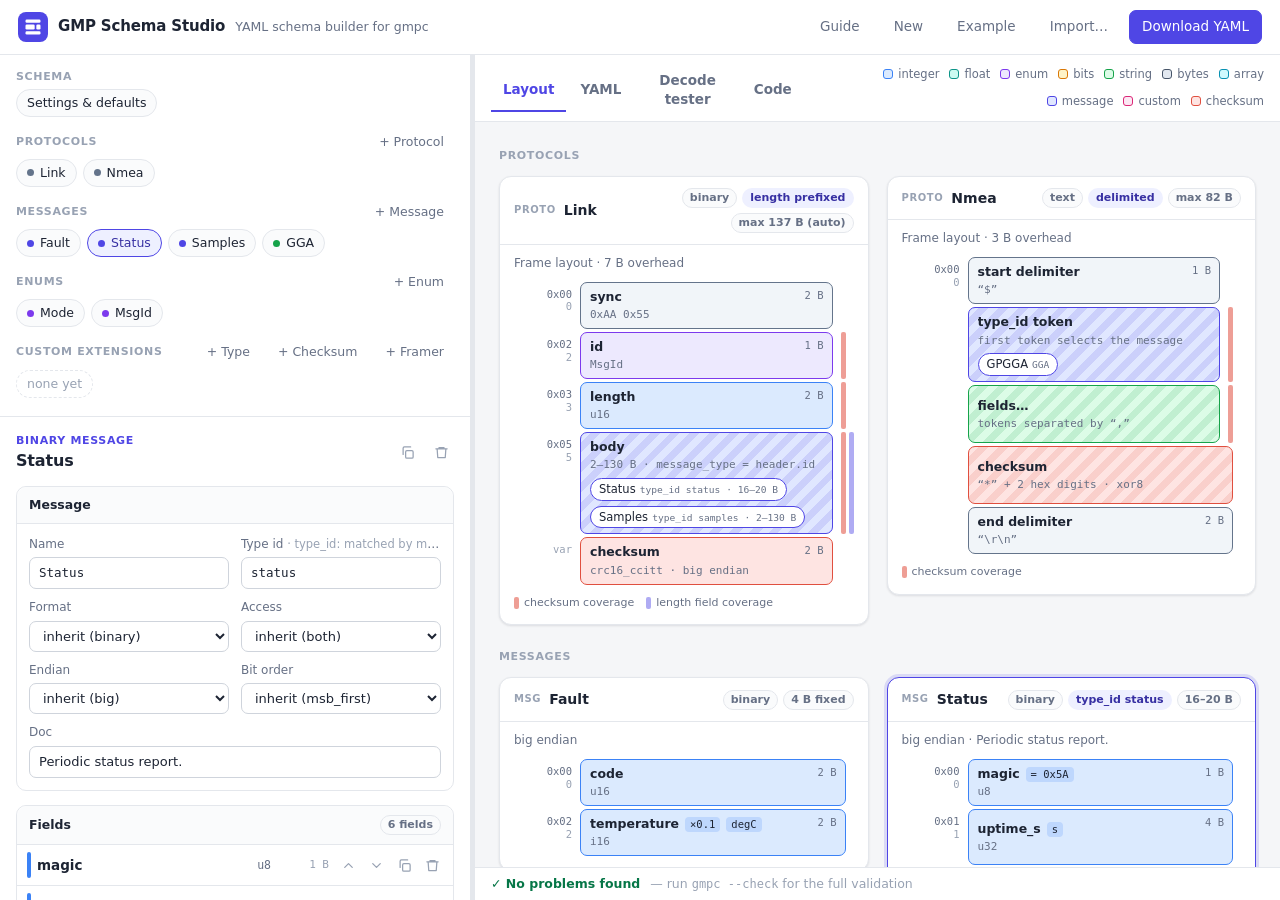
<file: tools/schema-studio/index.html>
<!doctype html>
<html lang="en">
<head>
  <meta charset="utf-8">
  <meta name="viewport" content="width=device-width, initial-scale=1">
  <title>GMP Schema Studio</title>
  <link rel="stylesheet" href="styles.css">
</head>
<body>
  <header class="topbar">
    <div class="brand">
      <span class="logo" aria-hidden="true">
        <svg viewBox="0 0 24 24" width="20" height="20"><rect x="3" y="3" width="18" height="4" rx="1.5"/><rect x="3" y="9" width="11" height="6" rx="1.5"/><rect x="16" y="9" width="5" height="6" rx="1.5"/><rect x="3" y="17" width="18" height="4" rx="1.5"/></svg>
      </span>
      <span class="brand-name">GMP Schema Studio</span>
      <span class="brand-sub">YAML schema builder for gmpc</span>
    </div>
    <div class="topbar-actions">
      <a class="btn ghost" href="guide.html" title="A visual guide to every GMP feature, with live decoded examples">Guide</a>
      <button class="btn ghost" data-action="newSchema" title="Start an empty schema">New</button>
      <button class="btn ghost" data-action="loadExample" title="Load an example schema">Example</button>
      <button class="btn ghost" data-action="importYaml" title="Import an existing .yaml schema">Import…</button>
      <button class="btn primary" data-action="downloadYaml" title="Download the YAML file">Download YAML</button>
      <input type="file" id="import-file" accept=".yaml,.yml,text/yaml" hidden>
    </div>
  </header>

  <main class="workspace">
    <section class="pane left" id="left-pane" aria-label="Schema options"></section>
    <div class="splitter" id="splitter" role="separator" aria-orientation="vertical" title="Drag to resize"></div>
    <section class="pane right" aria-label="Preview">
      <nav class="tabs" role="tablist">
        <button class="tab active" data-tab="layout" role="tab">Layout</button>
        <button class="tab" data-tab="yaml" role="tab">YAML</button>
        <button class="tab" data-tab="decode" role="tab">Decode tester</button>
        <button class="tab" data-tab="code" role="tab" title="The code gmpc generates for this schema (C++, C, JavaScript)">Code</button>
        <div class="tabs-spacer"></div>
        <div class="legend" id="legend"></div>
      </nav>
      <div class="tab-body" id="tab-layout"></div>
      <div class="tab-body hidden" id="tab-yaml"></div>
      <div class="tab-body hidden" id="tab-decode"></div>
      <div class="tab-body hidden" id="tab-code"></div>
      <footer class="issues" id="issues"></footer>
    </section>
  </main>

  <div class="toast" id="toast" role="status" aria-live="polite"></div>

  <script src="js/state.js"></script>
  <script src="js/layout.js"></script>
  <script src="js/validate.js"></script>
  <script src="js/yaml.js"></script>
  <script src="js/tips.js"></script>
  <script src="js/editor.js"></script>
  <script src="js/viz.js"></script>
  <script src="../../runtime-js/gmsg.js"></script>
  <script src="js/decoder.js"></script>
  <script src="gmpc/gmpc-info.js" onerror="void 0"></script>
  <script src="js/exact.js"></script>
  <script src="js/print.js"></script>
  <script src="js/decode-view.js"></script>
  <script src="js/app.js"></script>
</body>
</html>
</file>
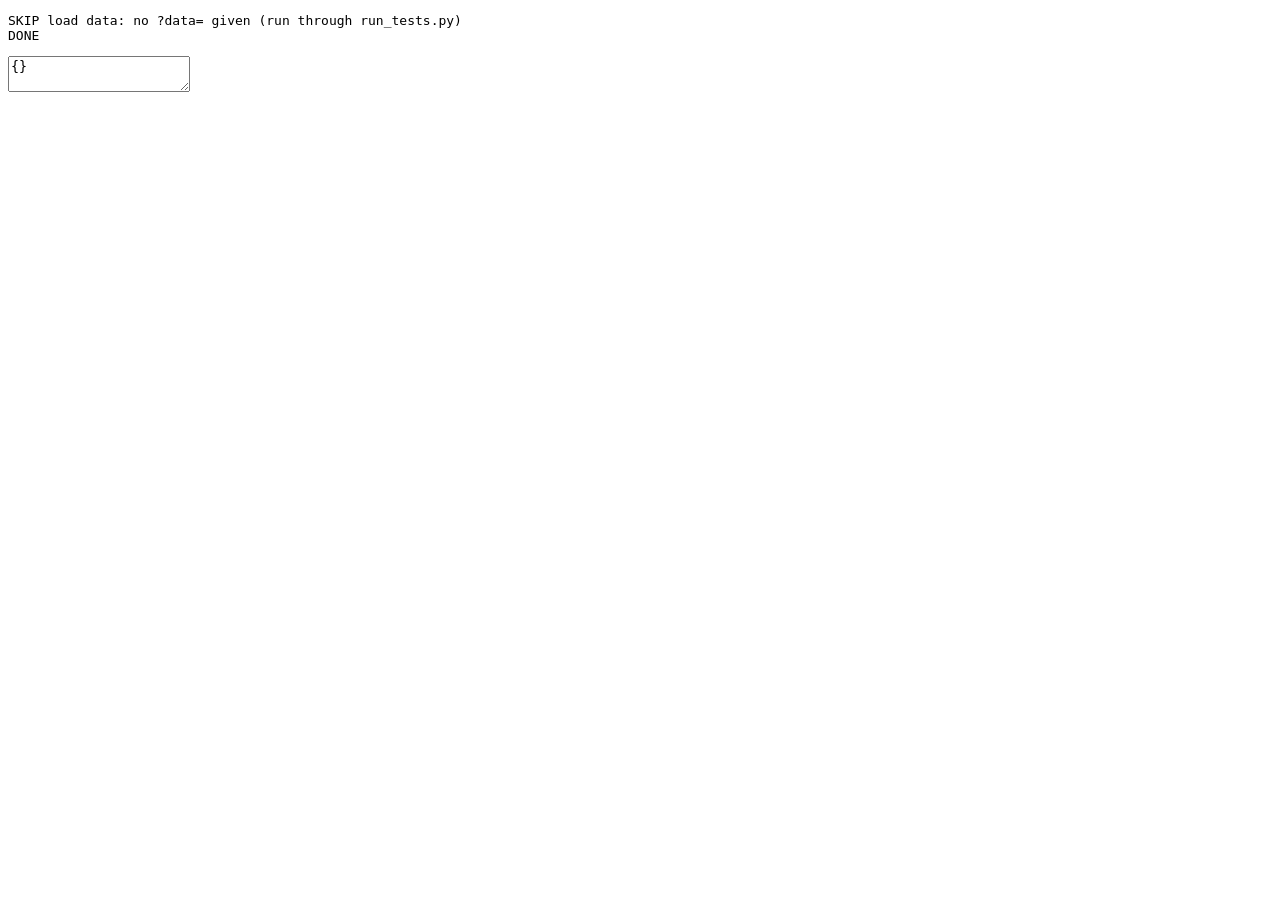
<file: tools/schema-studio/tests/crosscheck.html>
<!doctype html>
<html><head><meta charset="utf-8"><title>Studio cross-check against C++</title></head>
<body>
<pre id="result">running</pre>
<textarea id="output"></textarea>
<script src="lib.js"></script>
<script src="../js/state.js"></script>
<script src="../js/layout.js"></script>
<script src="../js/validate.js"></script>
<script src="../js/yaml.js"></script>
<script src="../../../runtime-js/gmsg.js"></script>
<script src="../js/decoder.js"></script>
<script src="../js/print.js"></script>
<script src="../gmpc/gmpc-info.js"></script>
<script src="../js/exact.js"></script>
<script>
// Data written by run_tests.py (loaded from ?data=<file URL>):
//   schemas:   { name: yaml }               schemas used by the C++ reference program
//   crossref:  output of gmp_studio_crossref (checksums, messages, streams)
//   roundtrip: [{ path, yaml }]             every schema in the repository, for YAML import/export
(async () => {
  const G = window.GMP, D = G.decoder;
  const dataUrl = new URLSearchParams(location.search).get('data');
  if (!dataUrl) {
    T.test('load data', () => T.skip('no ?data= given (run through run_tests.py)'));
    return T.run();
  }
  await T.loadScript(dataUrl);
  const data = window.GMP_TEST_DATA;
  let yamlOk = true;
  try { await G.loadJsYaml(); } catch (_) { yamlOk = false; }
  const needYaml = () => { if (!yamlOk) T.skip('js-yaml could not be loaded from cdnjs (offline?)'); };
  const states = {};
  const state = (name) => (states[name] = states[name] || G.fromYaml(data.schemas[name]));
  const bytes = (hex) => D.parseHex(hex).bytes;

  // ---- checksums: Studio vs gmsg::checksum ---------------------------------------------------------
  const inputs = [new TextEncoder().encode('123456789'), Uint8Array.from({ length: 256 }, (_, i) => (i * 7 + 3) & 0xFF)];
  for (const c of data.crossref.checksums) {
    T.test(`checksum ${c.algo} (input ${c.input})`, () => {
      const v = D.checksum(G.emptyState(), { algo: c.algo }, inputs[c.input]);
      T.ok(v !== null && v !== undefined, `Studio cannot compute ${c.algo}`);
      T.eq(BigInt(v).toString(16).toUpperCase(), c.value);
    });
  }

  // ---- single messages: decode + gmsg::print text ----------------------------------------------------
  data.crossref.messages.forEach((c, i) => {
    T.test(`message ${c.schema} ${c.target} #${i}`, () => {
      needYaml();
      const s = state(c.schema);
      const m = s.messages.find((x) => 'message:' + x.name === c.target);
      T.ok(m, 'message not found in the imported schema');
      const r = D.decodeMessage(s, m, bytes(c.hex));
      const fr = r.items.find((x) => x.type === 'frame');
      T.ok(fr && !fr.errors.length, 'decode errors: ' + (fr ? fr.errors.join('; ') : 'no frame'));
      T.eq(G.printer.frame(s, fr, 'multi'), c.multi, 'multi-line print');
      T.eq(G.printer.frame(s, fr, 'single'), c.single, 'single-line print');
    });
  });

  // ---- which inputs decode (value limits): the decoder reports errors exactly when C++ fails ------------
  const outcomeCheck = (decode) => (c) => {
    const s = state(c.schema);
    const m = s.messages.find((x) => 'message:' + x.name === c.target);
    const fr = decode(s, m, bytes(c.hex)).items.find((x) => x.type === 'frame');
    const errs = fr ? fr.errors : ['no frame'];
    T.eq(errs.length === 0, c.error === 0, `decodes (C++ error ${c.error}; decoder: ${errs.join('; ') || 'none'})`);
  };
  (data.crossref.outcomes || []).forEach((c, i) => {
    T.test(`outcome ${c.schema} ${c.target} #${i}`, () => { needYaml(); outcomeCheck(D.decodeMessage)(c); });
  });

  // ---- noisy streams: the same valid frames, in order, with the same values --------------------------
  data.crossref.streams.forEach((c, i) => {
    T.test(`stream ${c.schema} ${c.target} #${i}`, () => {
      needYaml();
      const s = state(c.schema);
      const p = s.protocols.find((x) => 'protocol:' + x.name === c.target);
      T.ok(p, 'protocol not found in the imported schema');
      const r = D.decodeProtocol(s, p, bytes(c.hex));
      const valid = r.items.filter((x) => x.type === 'frame' && !x.errors.length);
      T.eqList(valid.map((f) => G.printer.frame(s, f, 'multi')), c.frames, 'valid frames (gmsg::print text)');
    });
  });

  // ---- every schema: validation and YAML import -> export ---------------------------------------------
  const exported = {};
  for (const r of data.roundtrip) {
    T.test(`validate ${r.path}`, () => {
      needYaml();
      const errors = G.validate(G.fromYaml(r.yaml)).filter((x) => x.level === 'error');
      T.eq(errors.map((e) => `${e.where}: ${e.msg}`).join('; '), '', 'Studio reports errors for a schema gmpc accepts');
    });
    T.test(`yaml export ${r.path}`, () => {
      needYaml();
      const once = G.toYaml(G.fromYaml(r.yaml));
      const twice = G.toYaml(G.fromYaml(once));
      T.eq(twice, once, 'export is not stable (import of the export changes it)');
      exported[r.path] = once;
    });
  }
  // ---- the gmpc engine (gmpc.wasm -> generated JS) on the same references ------------------------------------
  let exactOk = true;
  try { await G.exact.load(); } catch (_) { exactOk = false; }
  const needExact = () => { needYaml(); if (!exactOk) T.skip('gmpc/gmpc.js could not be loaded'); };
  data.crossref.messages.forEach((c, i) => {
    T.test(`gmpc engine: message ${c.schema} ${c.target} #${i}`, () => {
      needExact();
      const s = state(c.schema);
      const m = s.messages.find((x) => 'message:' + x.name === c.target);
      const fr = G.exact.decodeMessage(s, m, bytes(c.hex)).items.find((x) => x.type === 'frame');
      T.ok(fr && !fr.errors.length, 'decode errors: ' + (fr ? fr.errors.join('; ') : 'no frame'));
      T.eq(G.printer.frame(s, fr, 'multi'), c.multi, 'multi-line print');
      T.eq(G.printer.frame(s, fr, 'single'), c.single, 'single-line print');
    });
  });
  (data.crossref.outcomes || []).forEach((c, i) => {
    T.test(`gmpc engine: outcome ${c.schema} ${c.target} #${i}`, () => { needExact(); outcomeCheck(G.exact.decodeMessage)(c); });
  });
  data.crossref.streams.forEach((c, i) => {
    T.test(`gmpc engine: stream ${c.schema} ${c.target} #${i}`, () => {
      needExact();
      const s = state(c.schema);
      const p = s.protocols.find((x) => 'protocol:' + x.name === c.target);
      const r = G.exact.decodeProtocol(s, p, bytes(c.hex));
      T.ok(!r.compileErrors, 'gmpc errors: ' + JSON.stringify(r.compileErrors));
      const valid = r.items.filter((x) => x.type === 'frame' && !x.errors.length);
      T.eqList(valid.map((f) => G.printer.frame(s, f, 'multi')), c.frames, 'valid frames (gmsg::print text)');
      T.eqList(G.exact.compare(s, D.decodeProtocol(s, p, bytes(c.hex)), r), [], 'Quick and gmpc agree');
    });
  });
  T.output('roundtrip', exported);
  T.run();
})();
</script>
</body></html>
</file>
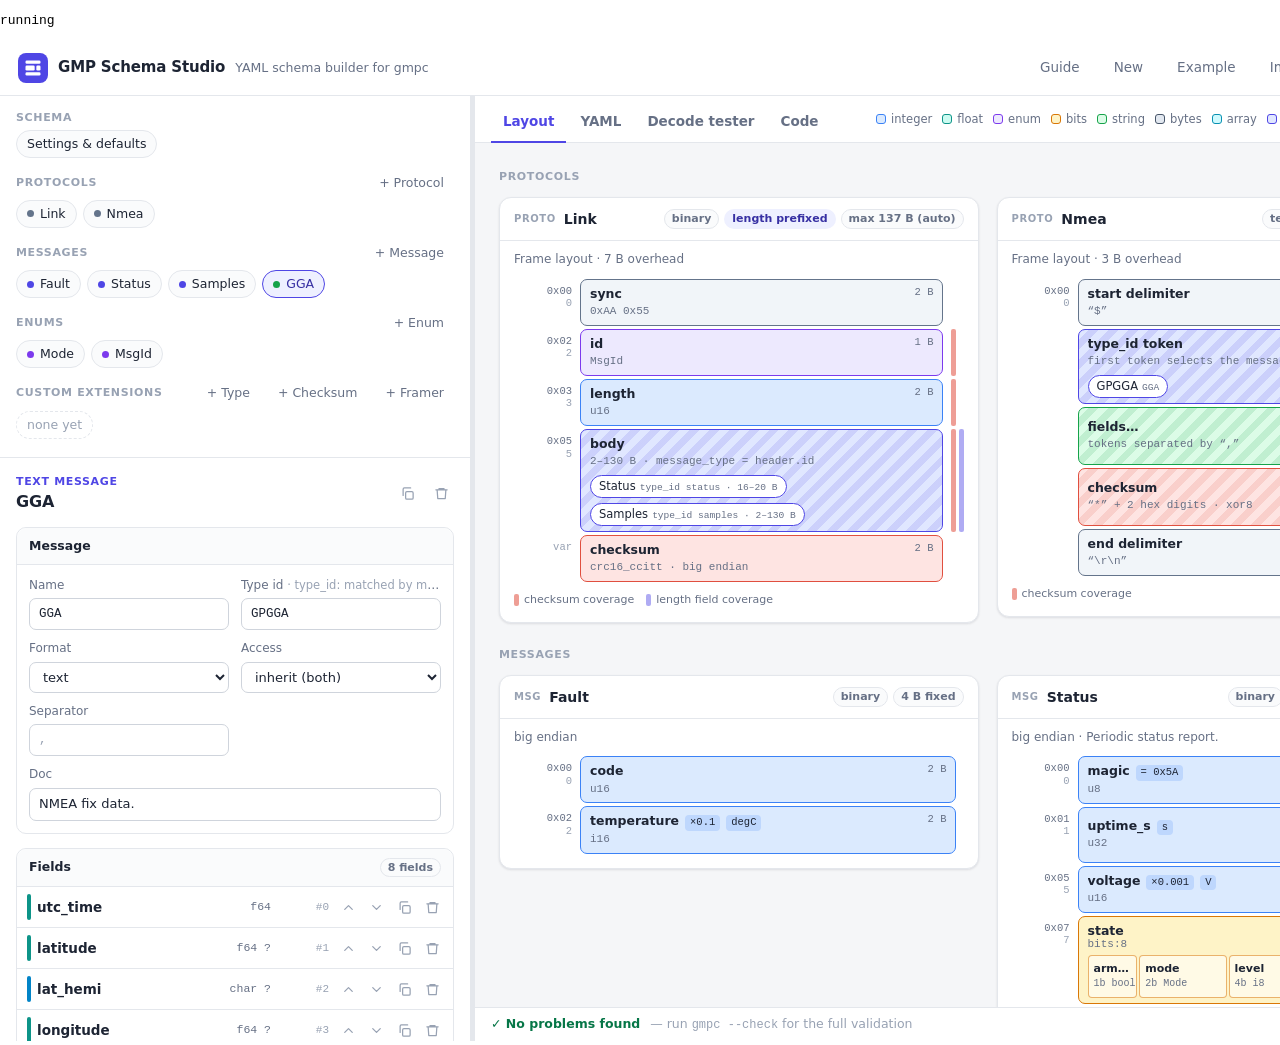
<file: tools/schema-studio/tests/ui.html>
<!doctype html>
<html><head><meta charset="utf-8"><title>Studio UI smoke test</title></head>
<body style="margin:0">
<pre id="result">running</pre>
<iframe id="app" style="width:1500px;height:1000px;border:0"></iframe>
<script src="lib.js"></script>
<script>
// Drives index.html in a frame: example schema, outline, field editors, tooltips, tabs, decode tester, print view.
// Run with a fresh browser profile (run_tests.py does this) so no saved state interferes.
(async () => {
  const frame = document.getElementById('app');
  const errors = [];
  let w, d, G;
  const left = () => d.getElementById('left-pane');
  const click = async (el) => { el.click(); await T.sleep(30); };
  const noErrors = (what) => T.eq(errors.join('\n'), '', `JavaScript errors ${what}`);

  try { localStorage.clear(); } catch (_) { /* file:// storage may be unavailable */ }
  await new Promise((resolve) => {
    frame.onload = resolve;
    frame.src = '../index.html?example';
  });
  w = frame.contentWindow;
  d = frame.contentDocument;
  G = w.GMP;
  w.addEventListener('error', (e) => errors.push(e.message));
  w.addEventListener('unhandledrejection', (e) => errors.push(String(e.reason)));

  T.test('example schema loads without issues', async () => {
    await T.until(() => d.getElementById('issues').textContent.trim(), 5000, 'issues bar');
    T.ok(d.getElementById('issues').textContent.includes('No problems found'), d.getElementById('issues').textContent);
    T.ok(left().querySelectorAll('[data-action=select][data-uid]').length >= 5, 'outline items');
  });

  T.test('every outline item and field editor renders; every control has a tooltip', async () => {
    const missing = new Set();
    let controls = 0, items = 0, fields = 0;
    const checkControls = () => {
      for (const el of left().querySelectorAll('input[data-path], select[data-path], textarea[data-path]')) {
        controls++;
        if (!G.tipFor(el)) missing.add(G.tipKey(el.dataset.path));
      }
    };
    const chips = () => Array.from(left().querySelectorAll('[data-action=select]'));
    const n = chips().length;
    for (let i = 0; i < n; i++) {
      await click(chips()[i]);
      items++;
      T.ok(left().textContent.trim().length > 0, `editor empty after selecting item ${i}`);
      checkControls();
      const heads = () => Array.from(left().querySelectorAll('[data-action=toggleField]'));
      const nf = heads().length;
      for (let k = 0; k < nf; k++) {
        const h = heads()[k];
        if (!h.closest('.frow').classList.contains('open')) await click(h);
        fields++;
        checkControls();
      }
    }
    noErrors('while selecting items');
    T.ok(items >= 5 && fields >= 5 && controls > 50, `visited ${items} items, ${fields} fields, ${controls} controls`);
    T.eq([...missing].sort().join(', '), '', 'controls without a tooltip');
  });

  T.test('tabs render: layout cards, YAML, decode tester', async () => {
    const tab = (name) => d.querySelector(`.tab[data-tab="${name}"]`);
    await click(tab('layout'));
    T.ok(d.querySelectorAll('#tab-layout .card, #tab-layout [class*=card]').length > 0, 'layout cards');
    await click(tab('yaml'));
    T.ok(d.getElementById('tab-yaml').textContent.includes('schema_version: 1'), 'YAML text');
    await click(tab('decode'));
    T.ok(d.getElementById('decode-input'), 'decode input');
    noErrors('while switching tabs');
  });

  T.test('decode tester: example input, Fields / Print / One line views', async () => {
    const ex = d.querySelector('[data-action=decodeExample]');
    T.ok(ex, 'Example input button');
    await click(ex);
    await T.until(() => d.querySelectorAll('.frame-card').length > 0, 3000, 'frame cards');
    T.ok(d.querySelector('.frame-card.bad'), 'the example has a corrupted frame');
    T.ok(d.querySelector('.dtable'), 'field table');
    const view = (v) => d.querySelector(`#decode-view button[data-view="${v}"]`);
    await click(view('print'));
    const multi = Array.from(d.querySelectorAll('.print-out')).map((p) => p.textContent);
    T.ok(multi.length >= 2 && multi[0].includes('\n  '), 'multi-line print output');
    T.ok(d.querySelector('.frame-card.bad .frame-note'), 'a corrupted frame explains why nothing is printed');
    await click(view('line'));
    const single = Array.from(d.querySelectorAll('.print-out')).map((p) => p.textContent);
    T.eq(single.length, multi.length, 'same frames in both styles');
    T.ok(single.every((t) => !t.includes('\n')), 'single-line output');
    await click(view('fields'));
    T.ok(d.querySelector('.dtable') && !d.querySelector('.print-out'), 'back to the field table');
    noErrors('in the decode tester');
  });

  T.test('custom type: C binding fields write a c: block; a C-only type is valid', async () => {
    await click(d.querySelector('[data-action=addCustomType]'));
    const set = (key, value) => {
      const el = Array.from(left().querySelectorAll('input[data-path]')).find((e) => e.dataset.path.endsWith(key));
      T.ok(el, `input ${key}`);
      if (!el) return;
      el.value = value;
      el.dispatchEvent(new w.Event('input', { bubbles: true }));
      el.dispatchEvent(new w.Event('change', { bubbles: true }));
    };
    T.ok(left().textContent.includes('C binding'), 'C binding section');
    set('.lang.c.header', 'my_codecs.h');
    set('.lang.c.type', 'my_time');
    set('.lang.c.decode', 'my_decode_time');
    set('.lang.c.print', 'my_print_time');
    await T.sleep(50);
    await click(d.querySelector('.tab[data-tab="yaml"]'));
    const yaml = (d.querySelector('#tab-yaml pre') || d.getElementById('tab-yaml')).textContent;
    const cLine = yaml.split('\n').find((l) => /^\s*c: \{/.test(l)) || '';
    T.ok(['header', 'my_codecs.h', 'type', 'my_time', 'decode', 'my_decode_time', 'print', 'my_print_time'].every((x) => cLine.includes(x)),
         'c: block in the YAML: ' + cLine);
    T.ok(!/custom_type[\s\S]{0,40}cpp: \{\}/.test(yaml), 'no empty cpp: block');
    const issues = d.getElementById('issues').textContent;
    T.ok(!/custom type needs/.test(issues), 'no binding errors: ' + issues);
    // the c: block survives a YAML round trip and shows in the editor
    try { await G.loadJsYaml(); } catch (_) { T.skip('js-yaml could not be loaded from cdnjs (offline?)'); }
    const back = G.fromYaml(yaml);
    const t = back.customTypes.find((x) => x.lang && x.lang.c && x.lang.c.type === 'my_time');
    T.ok(t && t.lang.c.print === 'my_print_time', 'c: block read back');
    noErrors('while editing a C binding');
  });

  T.test('every decode target renders', async () => {
    const sel = d.getElementById('decode-target');
    T.ok(sel, 'target select');
    const values = Array.from(sel.options).map((o) => o.value);
    for (const v of values) {
      const s = d.getElementById('decode-target');
      s.value = v;
      s.dispatchEvent(new w.Event('change', { bubbles: true }));
      await T.sleep(30);
      T.ok(!d.querySelector('#decode-results .callout.bad') || !/Decoder error/.test(d.getElementById('decode-results').textContent),
           `decoder error for ${v}`);
    }
    noErrors('while switching decode targets');
  });

  T.test('gmpc engine: decodes the example like Quick; Code tab shows C++, C, JavaScript and Python', async () => {
    if (!w.GMP_GMPC) T.skip('gmpc/gmpc.js is not built');
    w.confirm = () => true;
    await click(d.querySelector('[data-action=loadExample]'));
    await click(d.querySelector('.tab[data-tab="decode"]'));
    const sel = d.getElementById('decode-target');
    sel.value = 'protocol:Link';
    sel.dispatchEvent(new w.Event('change', { bubbles: true }));
    await click(d.querySelector('[data-action=decodeExample]'));
    const quick = d.getElementById('decode-results').querySelectorAll('.frame-card').length;
    T.ok(quick >= 3, 'Quick frames: ' + quick);
    await click(d.querySelector('#decode-engine button[data-engine="gmpc"]'));
    await T.until(() => /engine: gmpc/.test(d.getElementById('decode-results').textContent), 20000, 'gmpc engine results');
    const res = d.getElementById('decode-results');
    T.eq(res.querySelectorAll('.frame-card').length, quick, 'same number of frames and skipped blocks');
    T.ok(!res.querySelector('.engine-diff'), 'Quick and gmpc disagree: ' + (res.querySelector('.engine-diff') || {}).textContent);
    T.ok(res.querySelectorAll('.drow').length > 10, 'field rows from the generated views');
    T.ok(/No problems found/.test(d.getElementById('issues').textContent), 'gmpc diagnostics: ' + d.getElementById('issues').textContent);
    await click(d.querySelector('#decode-view button[data-view="print"]'));
    T.ok(/Status \{/.test(d.getElementById('decode-results').textContent), 'print view from the generated code');
    await click(d.querySelector('.tab[data-tab="code"]'));
    for (const [lang, file] of [['cpp', '.gmp.hpp'], ['c', '.gmp.c'], ['js', '.gmp.js'], ['python', '_gmp.py']]) {
      await click(d.querySelector(`#code-lang button[data-lang="${lang}"]`));
      await T.until(() => d.querySelector('#tab-code .code-file'), 10000, 'generated ' + lang);
      T.ok(d.getElementById('tab-code').textContent.includes(file), `${lang}: ${file} listed`);
      T.ok(d.querySelector('#tab-code pre.code').textContent.includes('Generated by gmpc'), `${lang}: generated code shown`);
    }
    await click(d.querySelector('.tab[data-tab="decode"]'));
    await click(d.querySelector('#decode-engine button[data-engine="quick"]'));
    noErrors('with the gmpc engine and the Code tab');
  });

  T.run();
})();
</script>
</body></html>
</file>
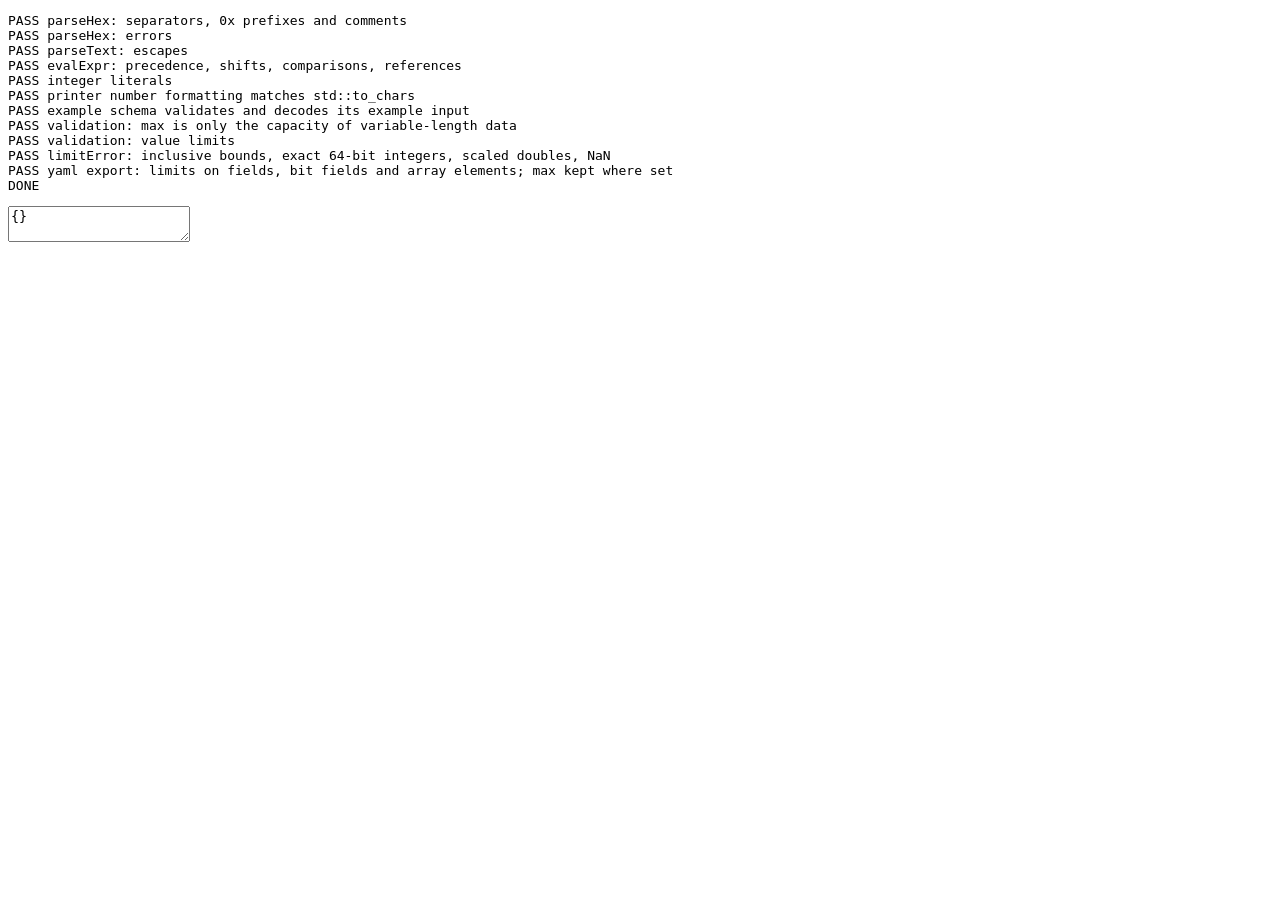
<file: tools/schema-studio/tests/unit.html>
<!doctype html>
<html><head><meta charset="utf-8"><title>Studio unit tests</title></head>
<body>
<pre id="result">running</pre>
<script src="lib.js"></script>
<script src="../js/state.js"></script>
<script src="../js/layout.js"></script>
<script src="../js/validate.js"></script>
<script src="../js/yaml.js"></script>
<script src="../../../runtime-js/gmsg.js"></script>
<script src="../js/decoder.js"></script>
<script src="../js/print.js"></script>
<script>
// Pure JS checks: no schema import (no network needed).
const G = window.GMP, D = G.decoder;
const arr = (u8) => Array.from(u8);

T.test('parseHex: separators, 0x prefixes and comments', () => {
  const r = D.parseHex('AA 55,0x01 # comment\n02\t0f');
  T.ok(!r.error, r.error);
  T.eqList(arr(r.bytes), [0xAA, 0x55, 0x01, 0x02, 0x0F], 'bytes');
});
T.test('parseHex: errors', () => {
  T.ok(/odd number/.test(D.parseHex('ABC').error || ''), 'odd digit count');
  T.ok(/not hex/.test(D.parseHex('ZZ').error || ''), 'bad token');
  T.eq(D.parseHex('   ').bytes.length, 0, 'empty input');
});
T.test('parseText: escapes', () => {
  const r = D.parseText('a\\r\\n\\t\\x41');
  T.ok(!r.error, r.error);
  T.eqList(arr(r.bytes), [0x61, 0x0D, 0x0A, 0x09, 0x41], 'bytes');
});
T.test('evalExpr: precedence, shifts, comparisons, references', () => {
  const env = { a: 1, b: 2, x: 3, y: 0 };
  const look = (r) => env[r];
  T.eq(D.evalExpr('1 + 2 * 3', look), 7);
  T.eq(D.evalExpr('(a << 16) | b', look), 65538);
  T.eq(D.evalExpr('x == 3 && y != 0', look), 0);
  T.eq(D.evalExpr('x == 3 || y != 0', look), 1);
  T.eq(D.evalExpr('(x - 1) * 4 >> 1', look), 4);
});
T.test('integer literals', () => {
  T.eq(G.parseInt('0x10'), 16);
  T.eq(G.parseInt('42'), 42);
  T.ok(G.isInt('0b101') || G.isInt('5'), 'isInt');
  T.ok(!G.isInt('abc'), 'not an int');
});
T.test('printer number formatting matches std::to_chars', () => {
  const P = G.printer;
  const cases = [
    [P.fmtGeneral(12.34, 9), '12.34'], [P.fmtGeneral(1e-5, 9), '1e-05'], [P.fmtGeneral(123456789012, 9), '1.23456789e+11'],
    [P.fmtGeneral(0.30000000000000004, 9), '0.3'], [P.fmtGeneral(-0, 9), '-0'],
    [P.fmtShortest(Math.fround(0.9), true), '0.9'], [P.fmtShortest(1e20, false), '1e+20'],
    [P.fmtShortest(123456, false), '123456'], [P.fmtShortest(0.0001, false), '1e-04'], [P.fmtShortest(0.001, false), '0.001'],
    [P.fmtShortest(1234567e10, false), '1.234567e+16'], [P.fmtShortest(1e-7, false), '1e-07'], [P.fmtShortest(-2.5, false), '-2.5'],
    [P.fmtShortest(NaN, false), 'nan'], [P.fmtShortest(-Infinity, false), '-inf'],
  ];
  cases.forEach(([a, b], i) => T.eq(a, b, `case ${i}`));
});
T.test('example schema validates and decodes its example input', () => {
  const s = G.exampleState();
  const errors = G.validate(s).filter((i) => i.level === 'error');
  T.eq(errors.length, 0, 'validation errors: ' + errors.map((e) => e.msg).join('; '));
  const p = s.protocols.find((x) => x.name === 'Link');
  T.ok(p, 'Link protocol');
  const input = D.exampleInput(s, 'protocol:Link');
  const r = D.decodeProtocol(s, p, D.parseHex(input).bytes);
  const frames = r.items.filter((i) => i.type === 'frame');
  T.ok(frames.length >= 3, 'frames found');
  T.ok(frames.some((f) => f.errors.length), 'the example contains a corrupted frame');
  T.ok(r.items.some((i) => i.type === 'garbage'), 'the example contains noise');
});
// ---- value limits and `max` (mirrors gmpc: generator/src/ir/lowering.cpp) ------------------------------------
const oneMessage = (fields) => {
  const s = G.emptyState();
  s.messages.push(G.newMessage({ name: 'M', fields: fields.map((f) => G.newField(f)) }));
  return s;
};
const errorsOf = (s) => G.validate(s).filter((i) => i.level === 'error').map((e) => e.msg);
const expectError = (fields, re, label) => {
  const errs = errorsOf(oneMessage(fields));
  T.ok(errs.some((m) => re.test(m)), `${label}: expected ${re}, got: ${errs.join(' | ') || 'no errors'}`);
};
const expectValid = (fields, label) => T.eq(errorsOf(oneMessage(fields)).join(' | '), '', label);

T.test('validation: max is only the capacity of variable-length data', () => {
  expectError([{ name: 'h', type: 'u16', max: '100' }], /not a value limit.*Use min_value \/ max_value/, 'scalar');
  expectError([{ name: 'b', type: 'bytes', lenMode: 'fixed', lenValue: '4', max: '8' }], /fixed size 4: 'max: 8' does not match/, 'fixed bytes');
  expectError([{ name: 'a', type: 'array', of: 'u8', lenMode: 'fixed', lenValue: '3', max: '4' }], /fixed count 3/, 'fixed array');
  expectValid([{ name: 'b', type: 'bytes', lenMode: 'fixed', lenValue: '4', max: '4' }], 'matching fixed size');
  expectValid([{ name: 'n', type: 'u8' }, { name: 'b', type: 'bytes', lenMode: 'expr', lenValue: 'n', max: '8' }], 'variable capacity');
});
T.test('validation: value limits', () => {
  expectError([{ name: 'r', type: 'u8', min_raw: '-1' }], /min_raw -1 .* outside the range of the raw value \(0\.\.255\)/, 'raw range');
  expectError([{ name: 'r', type: 'i8', max_value: '128' }], /outside the range/, 'unscaled value range');
  expectValid([{ name: 'r', type: 'u8', scale: '10', max_value: '5000' }], 'scaled limit beyond the raw range');
  expectError([{ name: 'r', type: 'u8', min_raw: '1.5' }], /must be an integer/, 'non-integer raw');
  expectError([{ name: 'r', type: 'u16', scale: '0.5', min_value: '5', max_value: '3' }], /min_value 5 .* greater than max_value 3/, 'order');
  expectError([{ name: 'r', type: 'u8', min_value: 'abc' }], /expected a number/, 'not a number');
  expectError([{ name: 's', type: 'bytes', lenMode: 'fixed', lenValue: '2', min_value: '1' }], /need a numeric scalar field/, 'bytes');
  expectError([{ name: 'c', type: 'u8', const: '5', max_raw: '9' }], /'const' field/, 'const');
  expectValid([{ name: 'r', type: 'u64', min_raw: '0x8000000000000000', max_raw: '0xFFFFFFFFFFFFFFFF' }], 'u64 extremes');
  const bits = (b) => [{ name: 'g', type: 'bits', bits: [G.newBit({ name: 'x', bits: '3', ...b }), G.newBit({ pad: true, bits: '5' })] }];
  expectError(bits({ max_raw: '8' }), /outside the range of the raw value \(0\.\.7\)/, 'bit width');
  expectError(bits({ type: 'i8', min_raw: '-5' }), /\(-4\.\.3\)/, 'signed bits');
  expectValid(bits({ max_raw: '7', scale: '0.5', max_value: '3' }), 'bit limits');
  expectError([{ name: 'a', type: 'array', of: 'u8', lenMode: 'fixed', lenValue: '2', ofLimits: { min_value: '', max_value: '', min_raw: '', max_raw: '300' } }],
    /the array element is outside the range/, 'element range');
});
T.test('limitError: inclusive bounds, exact 64-bit integers, scaled doubles, NaN', () => {
  const f = G.newField({ type: 'u16', scale: '0.0019073486328125', offset: '-6', min_value: '0', max_value: '100' });
  T.ok(G.limitError(f, 'u16', 3145n) !== '', '3145 scales below 0');
  T.eq(G.limitError(f, 'u16', 3146n), '', '3146');
  T.eq(G.limitError(f, 'u16', 55574n), '', '55574');
  T.ok(G.limitError(f, 'u16', 55575n) !== '', '55575 scales above 100');
  const big = G.newField({ type: 'u64', min_raw: '0x8000000000000000' });
  T.eq(G.limitError(big, 'u64', 0x8000000000000000n), '', '2^63');
  T.ok(G.limitError(big, 'u64', 0x7FFFFFFFFFFFFFFFn) !== '', '2^63 - 1 (not representable as a double)');
  const fl = G.newField({ type: 'f32', min_value: '-1.5', max_value: '1.5' });
  T.eq(G.limitError(fl, 'f32', 1.5), '', '1.5');
  T.ok(G.limitError(fl, 'f32', NaN) !== '', 'NaN');
  T.ok(/above max_value 1\.5/.test(G.limitError(fl, 'f32', 2)), 'message');
});
T.test('yaml export: limits on fields, bit fields and array elements; max kept where set', () => {
  const s = oneMessage([
    { name: 'h', type: 'u16', scale: '0.5', min_value: '0', max_value: '100', min_raw: '0x10' },
    { name: 'a', type: 'array', of: 'i8', lenMode: 'fixed', lenValue: '2', ofLimits: { min_value: '-50', max_value: '', min_raw: '', max_raw: '' } },
    { name: 'g', type: 'bits', bits: [G.newBit({ name: 'x', bits: '8', max_raw: '5' })] },
    { name: 'k', type: 'u8', max: '10' },
  ]);
  const y = G.toYaml(s);
  T.ok(/name: h, type: u16, scale: 0\.5, min_value: 0, max_value: 100, min_raw: 0x10/.test(y), 'field limits:\n' + y);
  T.ok(/of: \{ type: i8, min_value: -50 \}/.test(y), 'element limits:\n' + y);
  T.ok(/name: x, bits: 8, max_raw: 5/.test(y), 'bit limits:\n' + y);
  T.ok(/name: k, type: u8, max: 10/.test(y), 'max kept on a scalar (gmpc reports it):\n' + y);
});
T.run();
</script>
</body></html>
</file>
<file: tools/schema-studio/styles.css>
:root {
  color-scheme: light dark;
  --bg: #f5f6f8;
  --panel: #ffffff;
  --panel-2: #fafbfc;
  --border: #e4e7ec;
  --border-strong: #cfd4dc;
  --text: #1d2433;
  --muted: #667085;
  --faint: #98a2b3;
  --accent: #4f46e5;
  --accent-soft: #eef0ff;
  --accent-text: #3730a3;
  --danger: #d92d20;
  --danger-soft: #fef3f2;
  --warn: #b54708;
  --warn-soft: #fffaeb;
  --ok: #067647;
  --radius: 10px;
  --radius-sm: 7px;
  --shadow: 0 1px 2px rgba(16, 24, 40, .05), 0 1px 3px rgba(16, 24, 40, .06);
  --mono: ui-monospace, "JetBrains Mono", "SF Mono", Menlo, Consolas, monospace;

  /* field kind palette */
  --k-int: #dbeafe;      --k-int-b: #3b82f6;
  --k-float: #ccfbf1;    --k-float-b: #0d9488;
  --k-bool: #e0f2fe;     --k-bool-b: #0284c7;
  --k-enum: #ede9fe;     --k-enum-b: #7c3aed;
  --k-bits: #fef3c7;     --k-bits-b: #d97706;
  --k-bytes: #e2e8f0;    --k-bytes-b: #475569;
  --k-string: #dcfce7;   --k-string-b: #16a34a;
  --k-array: #cffafe;    --k-array-b: #0891b2;
  --k-message: #e0e7ff;  --k-message-b: #4f46e5;
  --k-custom: #fce7f3;   --k-custom-b: #db2777;
  --k-pad: #f2f4f7;      --k-pad-b: #98a2b3;
  --k-frame: #f1f5f9;    --k-frame-b: #64748b;
  --k-check: #fee4e2;    --k-check-b: #e04f3f;
  --k-unknown: #fff1f0;  --k-unknown-b: #f04438;
}

@media (prefers-color-scheme: dark) {
  :root {
    --bg: #0f1218;
    --panel: #161a22;
    --panel-2: #1b2029;
    --border: #262c38;
    --border-strong: #353d4d;
    --text: #e6e9ef;
    --muted: #9aa4b5;
    --faint: #6b7588;
    --accent: #818cf8;
    --accent-soft: #23264a;
    --accent-text: #c7d2fe;
    --danger: #f97066;
    --danger-soft: #2b1715;
    --warn: #fdb022;
    --warn-soft: #2a2010;
    --shadow: 0 1px 2px rgba(0, 0, 0, .4);
    --k-int: #172554;      --k-int-b: #60a5fa;
    --k-float: #042f2e;    --k-float-b: #2dd4bf;
    --k-bool: #082f49;     --k-bool-b: #38bdf8;
    --k-enum: #2e1065;     --k-enum-b: #a78bfa;
    --k-bits: #3b2a06;     --k-bits-b: #fbbf24;
    --k-bytes: #1e293b;    --k-bytes-b: #94a3b8;
    --k-string: #052e16;   --k-string-b: #4ade80;
    --k-array: #083344;    --k-array-b: #22d3ee;
    --k-message: #1e1b4b;  --k-message-b: #818cf8;
    --k-custom: #500724;   --k-custom-b: #f472b6;
    --k-pad: #1d2230;      --k-pad-b: #5b6577;
    --k-frame: #1a2130;    --k-frame-b: #8b98ad;
    --k-check: #3a1210;    --k-check-b: #f97066;
    --k-unknown: #3a1210;  --k-unknown-b: #f97066;
  }
}

* { box-sizing: border-box; }
html, body { height: 100%; }
body {
  margin: 0;
  background: var(--bg);
  color: var(--text);
  font: 13.5px/1.45 Inter, ui-sans-serif, system-ui, -apple-system, "Segoe UI", Roboto, sans-serif;
  display: flex;
  flex-direction: column;
  overflow: hidden;
}
button, input, select, textarea { font: inherit; color: inherit; }
code, .mono { font-family: var(--mono); font-size: 12px; }

/* ---------------------------------------------------------------- top bar */
.topbar {
  display: flex; align-items: center; justify-content: space-between;
  padding: 10px 18px; background: var(--panel); border-bottom: 1px solid var(--border);
  flex: none;
}
.brand { display: flex; align-items: center; gap: 10px; }
.logo { display: grid; place-items: center; width: 30px; height: 30px; border-radius: 8px; background: var(--accent); }
.logo svg { fill: #fff; }
.brand-name { font-weight: 650; font-size: 15px; letter-spacing: -.01em; }
.brand-sub { color: var(--muted); font-size: 12.5px; }
.topbar-actions { display: flex; gap: 8px; }

.btn {
  border: 1px solid var(--border-strong); background: var(--panel); border-radius: var(--radius-sm);
  padding: 6px 12px; cursor: pointer; font-weight: 520; transition: background .12s, border-color .12s;
}
.btn:hover { background: var(--panel-2); border-color: var(--faint); }
.btn.primary { background: var(--accent); border-color: var(--accent); color: #fff; }
.btn.primary:hover { filter: brightness(1.07); }
.btn.ghost { border-color: transparent; background: transparent; color: var(--muted); }
.btn.ghost:hover { background: var(--panel-2); color: var(--text); }
.btn.small { padding: 3px 9px; font-size: 12.5px; }
.icon-btn {
  border: none; background: transparent; cursor: pointer; color: var(--faint);
  width: 26px; height: 26px; border-radius: 6px; display: inline-grid; place-items: center; flex: none;
}
.icon-btn:hover { background: var(--panel-2); color: var(--text); }
.icon-btn.danger:hover { background: var(--danger-soft); color: var(--danger); }
.icon-btn svg { width: 15px; height: 15px; stroke: currentColor; fill: none; stroke-width: 2; stroke-linecap: round; stroke-linejoin: round; }

/* ---------------------------------------------------------------- layout */
.workspace { flex: 1; display: flex; min-height: 0; }
.pane { min-height: 0; display: flex; flex-direction: column; }
.pane.left { width: 470px; min-width: 360px; max-width: 70vw; background: var(--panel); overflow-y: auto; }
.pane.right { flex: 1; min-width: 0; }
.splitter { width: 5px; cursor: col-resize; background: var(--border); flex: none; transition: background .12s; }
.splitter:hover, .splitter.dragging { background: var(--accent); }

/* ---------------------------------------------------------------- left pane */
.outline { padding: 14px 16px 6px; border-bottom: 1px solid var(--border); }
.outline-group { margin-bottom: 12px; }
.outline-head { display: flex; align-items: center; justify-content: space-between; margin-bottom: 4px; }
.outline-title { font-size: 11px; font-weight: 650; text-transform: uppercase; letter-spacing: .06em; color: var(--faint); }
.outline-items { display: flex; flex-wrap: wrap; gap: 6px; }
.chip {
  display: inline-flex; align-items: center; gap: 6px; padding: 4px 10px; border-radius: 999px;
  border: 1px solid var(--border); background: var(--panel-2); cursor: pointer; font-weight: 520; font-size: 12.5px;
}
.chip:hover { border-color: var(--border-strong); }
.chip.active { background: var(--accent-soft); border-color: var(--accent); color: var(--accent-text); }
.chip .dot { width: 7px; height: 7px; border-radius: 50%; }
.chip .err { color: var(--danger); font-weight: 700; }
.chip.empty { cursor: default; color: var(--faint); border-style: dashed; background: transparent; }

.editor { padding: 16px; }
.editor h2 { font-size: 16px; margin: 0; letter-spacing: -.01em; }
.editor-head { display: flex; align-items: center; justify-content: space-between; gap: 8px; margin-bottom: 14px; }
.editor-head .kind { font-size: 11px; font-weight: 650; text-transform: uppercase; letter-spacing: .06em; color: var(--accent); }
.section { border: 1px solid var(--border); border-radius: var(--radius); margin-bottom: 14px; background: var(--panel); }
.section > .section-head {
  display: flex; align-items: center; justify-content: space-between; padding: 9px 12px;
  border-bottom: 1px solid var(--border); background: var(--panel-2); border-radius: var(--radius) var(--radius) 0 0;
}
.section > .section-head h3 { margin: 0; font-size: 12.5px; font-weight: 650; }
.section > .section-body { padding: 12px; }
.section.flat > .section-body { padding: 0; }

.grid { display: grid; grid-template-columns: repeat(2, minmax(0, 1fr)); gap: 10px 12px; }
.grid.three { grid-template-columns: repeat(3, minmax(0, 1fr)); }
.grid.four { grid-template-columns: repeat(4, minmax(0, 1fr)); }
.span-2 { grid-column: span 2; }
.span-all { grid-column: 1 / -1; }
.field-label { display: flex; flex-direction: column; gap: 4px; font-size: 12px; color: var(--muted); font-weight: 520; min-width: 0; }
.field-label .lbl { white-space: nowrap; overflow: hidden; text-overflow: ellipsis; }
.field-label .hint { font-weight: 400; color: var(--faint); font-size: 11.5px; }
input[type=text], input[type=search], input[type=number], select, textarea {
  width: 100%; border: 1px solid var(--border-strong); background: var(--panel); border-radius: var(--radius-sm);
  padding: 6px 9px; color: var(--text); font-size: 13px; outline: none; transition: border-color .12s, box-shadow .12s;
}
textarea { resize: vertical; min-height: 54px; }
input:focus, select:focus, textarea:focus { border-color: var(--accent); box-shadow: 0 0 0 3px color-mix(in srgb, var(--accent) 18%, transparent); }
input.mono { font-family: var(--mono); font-size: 12.5px; }
input::placeholder { color: var(--faint); }
.check { display: inline-flex; align-items: center; gap: 7px; font-size: 12.5px; color: var(--text); cursor: pointer; user-select: none; }
.check input { accent-color: var(--accent); width: 15px; height: 15px; }
.inline { display: flex; gap: 8px; align-items: center; }
.inline > * { min-width: 0; }
.seg { display: inline-flex; border: 1px solid var(--border-strong); border-radius: var(--radius-sm); overflow: hidden; }
.seg button { border: none; background: var(--panel); padding: 5px 11px; cursor: pointer; font-size: 12.5px; color: var(--muted); }
.seg button + button { border-left: 1px solid var(--border-strong); }
.seg button.on { background: var(--accent-soft); color: var(--accent-text); font-weight: 600; }

/* field list */
.field-list { display: flex; flex-direction: column; }
.frow { border-top: 1px solid var(--border); }
.frow:first-child { border-top: none; }
.frow-head { display: flex; align-items: center; gap: 6px; padding: 7px 8px 7px 10px; cursor: pointer; }
.frow-head:hover { background: var(--panel-2); }
.frow.open > .frow-head { background: var(--accent-soft); }
.swatch { width: 4px; align-self: stretch; border-radius: 3px; flex: none; }
.frow-name { flex: 1; min-width: 0; font-weight: 560; white-space: nowrap; overflow: hidden; text-overflow: ellipsis; }
.frow-name .anon { color: var(--faint); font-weight: 400; font-style: italic; }
.frow-type { font-family: var(--mono); font-size: 11.5px; color: var(--muted); white-space: nowrap; }
.frow-size { font-family: var(--mono); font-size: 11px; color: var(--faint); min-width: 52px; text-align: right; }
.frow-body { padding: 12px 12px 14px 20px; border-top: 1px dashed var(--border); background: var(--panel); }
.frow-tools { display: flex; gap: 2px; }
.list-empty { padding: 14px; color: var(--faint); text-align: center; font-size: 12.5px; }
.list-foot { padding: 8px; border-top: 1px solid var(--border); display: flex; gap: 8px; }

.subtable { width: 100%; border-collapse: collapse; }
.subtable th { text-align: left; font-size: 11px; color: var(--faint); font-weight: 600; padding: 2px 4px; }
.subtable td { padding: 3px 4px; vertical-align: middle; }
.subtable input, .subtable select { padding: 4px 7px; font-size: 12.5px; }
.subtable .narrow { width: 64px; }

.msg-pick { display: flex; flex-wrap: wrap; gap: 6px; }
.callout { font-size: 12px; color: var(--muted); background: var(--panel-2); border: 1px dashed var(--border-strong); border-radius: var(--radius-sm); padding: 8px 10px; }

/* ---------------------------------------------------------------- right pane */
.tabs { display: flex; align-items: center; gap: 2px; padding: 8px 16px 0; border-bottom: 1px solid var(--border); background: var(--panel); flex: none; }
.tab { border: none; background: transparent; padding: 8px 12px 10px; cursor: pointer; color: var(--muted); font-weight: 560; border-bottom: 2px solid transparent; margin-bottom: -1px; }
.tab:hover { color: var(--text); }
.tab.active { color: var(--accent); border-bottom-color: var(--accent); }
.tab .soon { font-size: 10px; text-transform: uppercase; letter-spacing: .05em; background: var(--panel-2); border: 1px solid var(--border); border-radius: 4px; padding: 0 4px; margin-left: 4px; color: var(--faint); }
.tabs-spacer { flex: 1; }
.legend { display: flex; flex-wrap: wrap; gap: 10px; padding-bottom: 8px; justify-content: flex-end; }
.legend span { display: inline-flex; align-items: center; gap: 5px; font-size: 11.5px; color: var(--muted); }
.legend i { width: 10px; height: 10px; border-radius: 3px; border: 1.5px solid; display: inline-block; }
.tab-body { flex: 1; overflow: auto; padding: 20px 24px 40px; }
.hidden { display: none !important; }

.viz-empty { margin: 60px auto; max-width: 420px; text-align: center; color: var(--muted); }
.viz-empty h3 { color: var(--text); margin: 0 0 6px; }
.viz-grid { display: grid; grid-template-columns: repeat(auto-fill, minmax(360px, 1fr)); gap: 18px; align-items: start; }
.viz-section-title { grid-column: 1 / -1; font-size: 11px; font-weight: 650; text-transform: uppercase; letter-spacing: .06em; color: var(--faint); margin: 6px 0 -6px; }

.card { background: var(--panel); border: 1px solid var(--border); border-radius: 12px; box-shadow: var(--shadow); overflow: hidden; cursor: pointer; transition: border-color .15s, box-shadow .15s; }
.card:hover { border-color: var(--border-strong); }
.card.selected { border-color: var(--accent); box-shadow: 0 0 0 3px color-mix(in srgb, var(--accent) 16%, transparent); }
.card-head { padding: 11px 14px; border-bottom: 1px solid var(--border); display: flex; align-items: center; justify-content: space-between; gap: 8px; }
.card-title { font-weight: 650; font-size: 14px; display: flex; align-items: center; gap: 8px; min-width: 0; }
.card-title .kind { font-size: 10px; font-weight: 700; letter-spacing: .06em; text-transform: uppercase; color: var(--faint); }
.badges { display: flex; gap: 5px; flex-wrap: wrap; justify-content: flex-end; }
.badge { font-size: 11px; font-weight: 560; padding: 1px 7px; border-radius: 999px; background: var(--panel-2); border: 1px solid var(--border); color: var(--muted); white-space: nowrap; }
.badge.accent { background: var(--accent-soft); border-color: transparent; color: var(--accent-text); }
.badge.err { background: var(--danger-soft); border-color: transparent; color: var(--danger); }
.card-body { padding: 12px 14px 14px; }
.card-sub { font-size: 12px; color: var(--muted); margin: -2px 0 10px; }

.rows { display: flex; flex-direction: column; gap: 3px; }
.row { display: grid; grid-template-columns: 58px minmax(0, 1fr) auto; gap: 8px; align-items: stretch; }
.row .off { font-family: var(--mono); font-size: 10.5px; color: var(--faint); text-align: right; padding-top: 6px; line-height: 1.2; }
.row .off b { display: block; color: var(--muted); font-weight: 500; }
.gutter { display: flex; gap: 3px; }
.gutter i { width: 5px; border-radius: 2px; background: transparent; display: block; }
.gutter i.crc { background: var(--k-check-b); opacity: .55; }
.gutter i.len { background: var(--accent); opacity: .45; }

.blk {
  position: relative; border-radius: 7px; border: 1.5px solid var(--b, var(--border)); background: var(--f, var(--panel-2));
  padding: 5px 9px; display: flex; flex-direction: column; justify-content: center; gap: 1px; min-height: 30px;
  overflow: hidden; transition: transform .1s, box-shadow .12s;
}
.blk:hover { box-shadow: 0 0 0 2px color-mix(in srgb, var(--b) 35%, transparent); }
.blk.sel { box-shadow: 0 0 0 2.5px var(--accent); }
.blk .nm { font-weight: 620; font-size: 12.5px; white-space: nowrap; overflow: hidden; text-overflow: ellipsis; display: flex; gap: 6px; align-items: baseline; }
.blk .ty { font-family: var(--mono); font-size: 11px; color: var(--muted); white-space: nowrap; overflow: hidden; text-overflow: ellipsis; }
.blk .tag { font-family: var(--mono); font-size: 10.5px; padding: 0 5px; border-radius: 4px; background: color-mix(in srgb, var(--b) 18%, transparent); color: var(--text); font-weight: 500; }
.blk.var { background-image: repeating-linear-gradient(135deg, transparent 0 7px, color-mix(in srgb, var(--b) 14%, transparent) 7px 14px); }
.blk.cond { border-style: dashed; }
.blk.pad { background-image: repeating-linear-gradient(45deg, transparent 0 5px, color-mix(in srgb, var(--b) 22%, transparent) 5px 6px); }
.blk.arr { background-image: repeating-linear-gradient(90deg, transparent 0 calc(var(--cell, 18px) - 1px), color-mix(in srgb, var(--b) 35%, transparent) calc(var(--cell, 18px) - 1px) var(--cell, 18px)); }
.blk .size { position: absolute; right: 8px; top: 5px; font-family: var(--mono); font-size: 10.5px; color: var(--muted); }

.bitbar { display: flex; gap: 2px; margin-top: 4px; height: calc(100% - 22px); min-height: 26px; }
.bit { flex: var(--w) 1 0; min-width: 0; border-radius: 4px; border: 1px solid color-mix(in srgb, var(--b) 55%, transparent); background: color-mix(in srgb, var(--panel) 55%, transparent); padding: 2px 5px; display: flex; flex-direction: column; justify-content: center; overflow: hidden; }
.bit .bn { font-size: 11px; font-weight: 600; white-space: nowrap; overflow: hidden; text-overflow: ellipsis; }
.bit .bw { font-family: var(--mono); font-size: 10px; color: var(--muted); white-space: nowrap; }
.bit.pad { background-image: repeating-linear-gradient(45deg, transparent 0 4px, color-mix(in srgb, var(--b) 25%, transparent) 4px 5px); }
.bit.const { border-style: dashed; }

.nested { margin-top: 6px; padding: 6px 6px 4px; border-radius: 6px; background: color-mix(in srgb, var(--panel) 70%, transparent); border: 1px solid color-mix(in srgb, var(--b) 30%, transparent); }
.nested .row { grid-template-columns: 34px minmax(0, 1fr) 0; }
.nested .gutter { display: none; }

.body-alts { display: flex; flex-wrap: wrap; gap: 5px; margin-top: 4px; }
.body-alts .alt { font-size: 11.5px; padding: 2px 8px; border-radius: 999px; background: var(--panel); border: 1px solid var(--k-message-b); color: var(--text); cursor: pointer; }
.body-alts .alt:hover { background: var(--accent-soft); }
.body-alts .alt small { color: var(--muted); font-family: var(--mono); margin-left: 4px; }

.gutter-legend { display: flex; gap: 12px; font-size: 11px; color: var(--muted); margin-top: 10px; }
.gutter-legend span { display: inline-flex; align-items: center; gap: 5px; }
.gutter-legend i { width: 5px; height: 12px; border-radius: 2px; display: inline-block; }

/* yaml */
.yaml-wrap { position: relative; }
.yaml-tools { display: flex; gap: 8px; justify-content: flex-end; margin-bottom: 10px; }
pre.yaml {
  margin: 0; background: var(--panel); border: 1px solid var(--border); border-radius: var(--radius); padding: 16px 18px;
  font: 12.5px/1.6 var(--mono); overflow: auto; white-space: pre; tab-size: 2;
}
.y-key { color: var(--accent-text); }
@media (prefers-color-scheme: dark) { .y-key { color: #a5b4fc; } }
.y-str { color: #16a34a; }
.y-num { color: #c2410c; }
.y-com { color: var(--faint); font-style: italic; }
.y-pun { color: var(--faint); }

/* decode placeholder */
.decode-ph { max-width: 640px; margin: 30px auto; }
.decode-ph textarea { font-family: var(--mono); min-height: 110px; }
.decode-ph .callout { margin-top: 12px; }

/* issues */
.issues { flex: none; border-top: 1px solid var(--border); background: var(--panel); max-height: 30vh; overflow: auto; }
.issues-head { display: flex; align-items: center; gap: 10px; padding: 7px 16px; font-size: 12.5px; font-weight: 600; cursor: pointer; user-select: none; }
.issues-head .ok { color: var(--ok); }
.issues-head .bad { color: var(--danger); }
.issues-head .warnc { color: var(--warn); }
.issue { display: flex; gap: 10px; padding: 5px 16px; font-size: 12.5px; cursor: pointer; border-top: 1px solid var(--border); }
.issue:hover { background: var(--panel-2); }
.issue .lvl { font-size: 10.5px; font-weight: 700; text-transform: uppercase; width: 54px; flex: none; padding-top: 1px; }
.issue .lvl.error { color: var(--danger); }
.issue .lvl.warning { color: var(--warn); }
.issue .where { color: var(--muted); font-family: var(--mono); font-size: 11.5px; flex: none; }
.issues.collapsed .issue { display: none; }

.toast {
  position: fixed; bottom: 22px; left: 50%; transform: translateX(-50%) translateY(20px); opacity: 0;
  background: var(--text); color: var(--panel); padding: 8px 14px; border-radius: 8px; font-size: 13px;
  transition: opacity .2s, transform .2s; pointer-events: none; z-index: 10;
}
.toast.show { opacity: 1; transform: translateX(-50%) translateY(0); }

/* ---------------------------------------------------------------- decode tester */
.decode { display: flex; flex-direction: column; gap: 12px; }
.decode-controls { display: flex; align-items: flex-end; gap: 16px; flex-wrap: wrap; }
.decode-controls .field-label { min-width: 220px; }
.decode-actions { margin-left: auto; display: flex; gap: 8px; }
#decode-input {
  font: 12.5px/1.55 var(--mono); min-height: 120px; max-height: 40vh; padding: 10px 12px; border-radius: var(--radius);
}
.decode-empty { color: var(--faint); text-align: center; padding: 30px; border: 1px dashed var(--border-strong); border-radius: var(--radius); }
.callout.bad { color: var(--danger); background: var(--danger-soft); border-color: transparent; }
.decode-summary { display: flex; gap: 6px; flex-wrap: wrap; margin-bottom: 12px; }
.pill { font-size: 12px; font-weight: 600; padding: 3px 10px; border-radius: 999px; border: 1px solid var(--border); background: var(--panel); }
.pill.ok { color: var(--ok); background: color-mix(in srgb, var(--ok) 10%, var(--panel)); border-color: transparent; }
.pill.bad { color: var(--danger); background: var(--danger-soft); border-color: transparent; }
.pill.warn { color: var(--warn); background: var(--warn-soft); border-color: transparent; }
.pill.muted { color: var(--muted); }

.decode-grid { display: grid; grid-template-columns: minmax(280px, 0.9fr) minmax(0, 1.4fr); gap: 16px; align-items: start; }
@media (max-width: 1350px) { .decode-grid { grid-template-columns: 1fr; } }

.bytes-view { background: var(--panel); border: 1px solid var(--border); border-radius: var(--radius); padding: 10px 12px; position: sticky; top: 0; max-height: 75vh; overflow: auto; }
.bytes-block + .bytes-block { margin-top: 10px; padding-top: 10px; border-top: 1px dashed var(--border); }
.bytes-head { display: flex; justify-content: space-between; gap: 8px; font-size: 11.5px; margin-bottom: 6px; }
.bytes-head .fh { font-weight: 650; }
.bytes-head .fh.ok { color: var(--ok); }
.bytes-head .fh.bad { color: var(--danger); }
.bytes-head .fh.warn { color: var(--warn); }
.bytes-head .fh.muted, .bytes-head .fr { color: var(--faint); }
.bytes-head .fr { font-family: var(--mono); overflow: hidden; text-overflow: ellipsis; white-space: nowrap; }
.cells { display: flex; flex-wrap: wrap; gap: 3px; font-family: var(--mono); font-size: 12px; }
.cells.text .cell { width: 19px; }
.cell {
  width: 26px; height: 24px; display: inline-grid; place-items: center; border-radius: 4px; cursor: default;
  background: var(--f, var(--panel-2)); border: 1px solid var(--b, var(--border)); color: var(--text); transition: transform .08s, box-shadow .08s;
}
.cell.err { box-shadow: inset 0 -3px 0 var(--danger); }
.cell.hl { transform: translateY(-2px); box-shadow: 0 0 0 2px var(--accent); position: relative; z-index: 1; }
.c-int { --f: var(--k-int); --b: var(--k-int-b); }
.c-float { --f: var(--k-float); --b: var(--k-float-b); }
.c-bool { --f: var(--k-bool); --b: var(--k-bool-b); }
.c-enum { --f: var(--k-enum); --b: var(--k-enum-b); }
.c-bits { --f: var(--k-bits); --b: var(--k-bits-b); }
.c-bytes { --f: var(--k-bytes); --b: var(--k-bytes-b); }
.c-string { --f: var(--k-string); --b: var(--k-string-b); }
.c-array { --f: var(--k-array); --b: var(--k-array-b); }
.c-message { --f: var(--k-message); --b: var(--k-message-b); }
.c-custom { --f: var(--k-custom); --b: var(--k-custom-b); }
.c-pad { --f: var(--k-pad); --b: var(--k-pad-b); }
.c-frame { --f: var(--k-frame); --b: var(--k-frame-b); }
.c-check { --f: var(--k-check); --b: var(--k-check-b); }
.c-unknown { --f: var(--k-unknown); --b: var(--k-unknown-b); }
.c-garbage { --f: transparent; --b: var(--border-strong); color: var(--faint); border-style: dashed; }
.c-incomplete { --f: var(--warn-soft); --b: var(--warn); color: var(--warn); border-style: dashed; }
.c-none { --f: transparent; --b: var(--border); color: var(--faint); }

.decode-tree { display: flex; flex-direction: column; gap: 12px; min-width: 0; }
.frame-card { background: var(--panel); border: 1px solid var(--border); border-left: 4px solid var(--ok); border-radius: var(--radius); overflow: hidden; }
.frame-card.bad { border-left-color: var(--danger); }
.frame-card.skip { border-left-color: var(--border-strong); }
.frame-title { display: flex; justify-content: space-between; padding: 8px 12px; font-weight: 650; border-bottom: 1px solid var(--border); gap: 8px; }
.frame-title .mono { color: var(--faint); font-weight: 400; }
.frame-errs { padding: 6px 12px; color: var(--danger); background: var(--danger-soft); font-size: 12.5px; }
.frame-card.skip .frame-errs { color: var(--muted); background: transparent; }
.frame-note { padding: 5px 12px; color: var(--muted); font-size: 12px; border-bottom: 1px solid var(--border); }
.print-out { margin: 0; padding: 10px 12px; font-family: var(--mono); font-size: 12px; line-height: 1.5; white-space: pre-wrap; word-break: break-word; overflow-x: auto; }
.dtable { width: 100%; border-collapse: collapse; font-size: 12.5px; table-layout: fixed; }
.dtable th { text-align: left; font-size: 11px; color: var(--faint); font-weight: 600; padding: 6px 10px; border-bottom: 1px solid var(--border); }
.dtable th:nth-child(1) { width: 26%; } .dtable th:nth-child(2) { width: 34%; } .dtable th:nth-child(3) { width: 18%; }
.dtable th:nth-child(4) { width: 12%; } .dtable th:nth-child(5) { width: 10%; }
.dtable td { padding: 5px 10px; border-bottom: 1px solid var(--border); vertical-align: top; overflow: hidden; text-overflow: ellipsis; }
.dtable tr:last-child td { border-bottom: none; }
.drow { cursor: default; }
.drow:hover, .drow.hl { background: var(--accent-soft); }
.drow.bad td.dn { color: var(--danger); }
.dn { font-weight: 600; white-space: nowrap; }
.dn .sw { display: inline-block; width: 8px; height: 8px; border-radius: 2px; margin-right: 7px; vertical-align: 1px; }
.dv { word-break: break-word; }
.dr, .dt, .dpos { color: var(--muted); font-size: 11.5px; white-space: nowrap; }
.derr { color: var(--danger); font-weight: 600; }
.dnote { color: var(--faint); font-style: italic; }

/* ---------------------------------------------------------------- tooltips */
.tip {
  position: fixed; z-index: 20; max-width: 340px; pointer-events: none; opacity: 0; transform: translateY(-3px);
  background: var(--panel); color: var(--text); border: 1px solid var(--border-strong); border-radius: var(--radius-sm);
  box-shadow: 0 8px 24px rgba(16, 24, 40, .14), 0 2px 6px rgba(16, 24, 40, .08); padding: 9px 11px; font-size: 12.5px; line-height: 1.45;
  transition: opacity .12s, transform .12s; left: -9999px; top: -9999px;
}
.tip.show { opacity: 1; transform: none; }
.tip-head { display: flex; align-items: baseline; justify-content: space-between; gap: 10px; margin-bottom: 3px; }
.tip-title { font-weight: 650; }
.tip-key { font-size: 11px; color: var(--accent-text); background: var(--accent-soft); padding: 0 6px; border-radius: 4px; white-space: nowrap; }
.tip-body { color: var(--muted); }
.tip-val { margin-top: 6px; padding-top: 6px; border-top: 1px solid var(--border); color: var(--muted); }
.tip-val b { color: var(--text); font-weight: 600; }
.tip-opts { margin-top: 6px; padding-top: 4px; border-top: 1px solid var(--border); display: flex; flex-direction: column; gap: 2px; }
.tip-opt { display: grid; grid-template-columns: auto 1fr; gap: 8px; padding: 3px 6px; border-radius: 5px; color: var(--muted); font-size: 12px; }
.tip-opt b { color: var(--text); font-weight: 600; white-space: nowrap; }
.tip-opt.on { background: var(--accent-soft); }
.tip-opt.on b { color: var(--accent-text); }
@media (prefers-color-scheme: dark) { .tip { box-shadow: 0 8px 24px rgba(0, 0, 0, .5); } }

/* ---------------------------------------------------------------- guide page (guide.html) */
a.btn { text-decoration: none; color: inherit; display: inline-flex; align-items: center; }
a.btn.primary { color: #fff; }
.guide { flex: 1; display: flex; min-height: 0; }
.guide-nav { width: 250px; flex: none; overflow-y: auto; background: var(--panel); border-right: 1px solid var(--border); padding: 18px 12px; display: flex; flex-direction: column; gap: 1px; }
.g-nav-title { font-size: 11px; font-weight: 650; text-transform: uppercase; letter-spacing: .06em; color: var(--faint); padding: 0 10px 8px; }
.guide-nav a { display: flex; gap: 10px; align-items: baseline; padding: 6px 10px; border-radius: var(--radius-sm); color: var(--muted); text-decoration: none; font-weight: 520; }
.guide-nav a span { font-family: var(--mono); font-size: 11px; color: var(--faint); }
.guide-nav a:hover { background: var(--panel-2); color: var(--text); }
.guide-nav a.on { background: var(--accent-soft); color: var(--accent-text); }
.guide-nav a.on span { color: var(--accent); }
.guide-nav .g-nav-studio { margin-top: auto; border-top: 1px solid var(--border); border-radius: 0; padding-top: 12px; }
.guide-main { flex: 1; overflow-y: auto; padding: 28px 40px 80px; scroll-behavior: smooth; }
.guide-main > * { max-width: 1280px; margin-left: auto; margin-right: auto; }
.g-sec { padding: 8px 0 36px; border-bottom: 1px solid var(--border); margin-bottom: 30px; scroll-margin-top: 12px; }
.g-sec:last-of-type { border-bottom: none; }
.g-sec-kicker { font-family: var(--mono); font-size: 12px; color: var(--accent); font-weight: 600; }
.g-sec h2 { font-size: 24px; letter-spacing: -.02em; margin: 2px 0 12px; }
.g-sec h3 { font-size: 16px; margin: 28px 0 8px; scroll-margin-top: 12px; }
.g-sec h4 { font-size: 13px; margin: 14px 0 6px; color: var(--text); }
.g-sec p { max-width: 900px; color: var(--muted); margin: 6px 0 12px; }
.g-sec p b, .g-sec li b { color: var(--text); }
.g-lead { font-size: 15.5px; line-height: 1.6; color: var(--text) !important; }
.g-foot { color: var(--faint); font-size: 12px; text-align: center; padding: 10px 0; }
.g-label { font-size: 11px; font-weight: 650; text-transform: uppercase; letter-spacing: .06em; color: var(--faint); margin-bottom: 6px; }
.g-k { color: var(--accent-text); background: var(--accent-soft); padding: 1px 6px; border-radius: 4px; white-space: nowrap; }
.g-note { font-size: 12.5px; color: var(--muted); background: var(--panel); border: 1px solid var(--border); border-left: 3px solid var(--accent); border-radius: var(--radius-sm); padding: 9px 12px; margin: 14px 0; max-width: 900px; }
.g-list { color: var(--muted); max-width: 900px; padding-left: 20px; }
.g-list li { margin: 4px 0; }
.g-cols { display: grid; grid-template-columns: repeat(auto-fit, minmax(380px, 1fr)); gap: 18px; align-items: start; }
pre.g-code { margin: 0 0 6px; font-size: 12px; line-height: 1.55; }
.g-arrow { color: var(--faint); font-size: 18px; align-self: center; }

/* overview */
.g-pipeline { display: flex; gap: 10px; align-items: stretch; flex-wrap: wrap; margin: 18px 0; }
.g-step { flex: 1; min-width: 170px; background: var(--f); border: 1.5px solid var(--b); border-radius: var(--radius); padding: 12px 14px; }
.g-step-t { font-family: var(--mono); font-weight: 650; font-size: 14px; }
.g-step-s { color: var(--muted); font-size: 12px; }
.g-step-b { margin-top: 8px; font-size: 11.5px; color: var(--text); }
.g-props { display: flex; flex-wrap: wrap; gap: 6px; margin: 4px 0 18px; }
.g-props .badge { font-size: 12px; padding: 3px 10px; }

/* anatomy */
.g-seg { display: flex; gap: 3px; margin: 10px 0 14px; max-width: 900px; }
.g-seg-part { background: var(--f); border: 1.5px solid var(--b); border-radius: 7px; padding: 7px 10px; display: flex; flex-direction: column; min-width: 0; transition: opacity .15s; }
.g-seg-part b { font-size: 12.5px; white-space: nowrap; overflow: hidden; text-overflow: ellipsis; }
.g-seg-part span { font-size: 11px; color: var(--muted); font-family: var(--mono); white-space: nowrap; overflow: hidden; text-overflow: ellipsis; }
.g-seg-part.off { opacity: .28; border-style: dashed; }
.g-cov { display: grid; grid-template-columns: 210px minmax(0, 1fr); align-items: center; gap: 12px; max-width: 1000px; }
.g-cov .g-seg { margin: 4px 0; }
.g-cov > .g-k { justify-self: start; }
.g-keys { display: grid; grid-template-columns: repeat(auto-fill, minmax(260px, 1fr)); gap: 10px; margin: 14px 0; }
.g-key { background: var(--panel); border: 1px solid var(--border); border-radius: var(--radius); padding: 10px 12px; }
.g-key .g-kv { display: block; color: var(--muted); font-size: 11.5px; margin-top: 6px; }
.g-key p { margin: 6px 0 0; font-size: 12.5px; }

/* types */
.g-tiles { display: grid; grid-template-columns: repeat(auto-fill, minmax(250px, 1fr)); gap: 10px; margin: 12px 0 8px; }
.g-tile { background: var(--panel); border: 1px solid var(--border); border-top: 4px solid var(--b); border-radius: var(--radius); padding: 10px 12px; display: flex; flex-direction: column; gap: 4px; }
.g-tile-h { display: flex; justify-content: space-between; gap: 8px; align-items: baseline; }
.g-tile-h span { font-family: var(--mono); font-size: 11px; color: var(--muted); background: var(--f); border-radius: 4px; padding: 0 6px; }
.g-tile p { margin: 0 !important; font-size: 12.5px; }
.g-tile code { font-size: 11px; color: var(--muted); background: var(--panel-2); border-radius: 5px; padding: 4px 6px; overflow-x: auto; white-space: nowrap; }

/* values */
.g-formula { display: flex; flex-wrap: wrap; gap: 10px; align-items: center; background: var(--panel); border: 1px solid var(--border); border-radius: var(--radius); padding: 12px 14px; margin: 10px 0 14px; max-width: 900px; }
.g-table { border-collapse: collapse; width: 100%; max-width: 1000px; background: var(--panel); border: 1px solid var(--border); border-radius: var(--radius); overflow: hidden; margin: 10px 0 16px; font-size: 12.5px; }
.g-table th { text-align: left; font-size: 11px; color: var(--faint); font-weight: 650; text-transform: uppercase; letter-spacing: .04em; padding: 8px 12px; border-bottom: 1px solid var(--border); background: var(--panel-2); }
.g-table td { padding: 7px 12px; border-bottom: 1px solid var(--border); vertical-align: top; color: var(--muted); }
.g-table td:first-child { color: var(--text); white-space: nowrap; }
.g-table tr:last-child td { border-bottom: none; }

/* API reference */
.g-api-bar { position: sticky; top: 0; z-index: 2; display: flex; flex-wrap: wrap; gap: 10px; align-items: center; background: var(--bg); padding: 8px 0; margin: 6px 0 4px; max-width: 1000px; }
.g-api-bar input { flex: 0 1 320px; min-width: 200px; }
.g-api-jump { display: flex; flex-wrap: wrap; gap: 5px; }
.g-api-jump a { text-decoration: none; font-size: 11.5px; }
.g-api-group h3 { scroll-margin-top: 56px; }
.g-api td:first-child { white-space: normal; width: 52%; }
.g-api .g-sig { font-size: 12px; white-space: pre-wrap; word-break: break-word; background: none; padding: 0; color: var(--text); }
.g-api-none { color: var(--muted); font-style: italic; }

/* checksums, escaping, streaming */
.g-algos { display: flex; flex-wrap: wrap; gap: 6px; margin: 8px 0 14px; }
.g-algo { display: inline-flex; gap: 6px; align-items: baseline; background: var(--k-check); border: 1px solid var(--k-check-b); border-radius: 999px; padding: 2px 10px; }
.g-algo.sum { background: var(--k-bits); border-color: var(--k-bits-b); }
.g-algo small { color: var(--muted); font-size: 10.5px; }
.g-escape { display: flex; flex-direction: column; gap: 6px; margin: 12px 0; }
.g-esc-row { display: flex; gap: 6px; align-items: center; }
.g-esc-row .cell { cursor: default; }
.g-esc-row small { color: var(--muted); margin-left: 8px; }
.g-flow { display: flex; flex-wrap: wrap; gap: 8px; align-items: center; margin: 12px 0 16px; }
.g-flow-s { background: var(--panel); border: 1px solid var(--border); border-radius: var(--radius-sm); padding: 7px 11px; font-size: 12.5px; display: flex; gap: 8px; align-items: center; }
.g-flow-s span { display: grid; place-items: center; width: 20px; height: 20px; border-radius: 50%; background: var(--accent); color: #fff; font-size: 11px; font-weight: 650; }

/* live examples */
.g-demo { background: var(--panel-2); border: 1px solid var(--border); border-radius: 14px; padding: 14px; margin: 14px 0 8px; }
.g-loading { color: var(--faint); padding: 20px; text-align: center; }
.g-demo-head { display: flex; justify-content: space-between; align-items: center; gap: 10px; margin-bottom: 12px; }
.g-demo-title { font-weight: 650; font-size: 14px; }
.g-demo-grid { display: grid; grid-template-columns: minmax(0, 1fr) minmax(0, 1.25fr); gap: 14px; align-items: start; }
@media (max-width: 1200px) { .g-demo-grid { grid-template-columns: 1fr; } }
.g-demo-yaml pre.yaml { font-size: 11.5px; line-height: 1.55; padding: 12px 14px; max-height: 520px; }
.g-cards { display: grid; grid-template-columns: repeat(auto-fill, minmax(330px, 1fr)); gap: 12px; align-items: start; }
.g-cards .card { cursor: default; }
.g-runs { display: flex; flex-direction: column; gap: 14px; margin-top: 14px; }
.g-run { border-top: 1px dashed var(--border-strong); padding-top: 12px; }
.g-run-head { display: flex; gap: 10px; align-items: baseline; flex-wrap: wrap; margin-bottom: 6px; color: var(--muted); font-size: 12.5px; }
.g-run-head .g-label { margin: 0; color: var(--accent); }
pre.g-input { margin: 0 0 10px; background: var(--panel); border: 1px solid var(--border); border-radius: var(--radius-sm); padding: 8px 10px; font: 11.5px/1.5 var(--mono); white-space: pre-wrap; word-break: break-all; color: var(--muted); }
.g-result .bytes-view { position: static; max-height: none; }
.g-result .decode-grid { grid-template-columns: minmax(260px, .8fr) minmax(0, 1.4fr); }
@media (max-width: 1100px) { .g-result .decode-grid { grid-template-columns: 1fr; } }

/* studio section */
.g-studio { display: grid; grid-template-columns: repeat(auto-fit, minmax(220px, 1fr)); gap: 10px; margin: 10px 0; }
.g-studio-pane { background: var(--panel); border: 1px solid var(--border); border-radius: var(--radius); padding: 10px 14px; }
.g-studio-pane p { font-size: 12.5px; margin: 4px 0 0 !important; }
.g-legend { display: flex; flex-wrap: wrap; gap: 12px; margin-top: 12px; }
.g-legend span { display: inline-flex; align-items: center; gap: 5px; font-size: 12px; color: var(--muted); }
.g-legend i { width: 11px; height: 11px; border-radius: 3px; border: 1.5px solid; display: inline-block; }

@media (max-width: 800px) {
  .guide-nav { display: none; }
  .guide-main { padding: 20px 16px 60px; }
  .g-cov { grid-template-columns: 1fr; gap: 2px; }
}

/* gmpc engine and Code tab */
.pill.engine { background: var(--accent-soft); color: var(--accent-text); }
.callout.warn { color: var(--warn); background: var(--warn-soft); border-color: transparent; }
.callout.warn.engine-diff { margin: 8px 0; }
.code-file { margin-bottom: 14px; }
pre.yaml.code { max-height: 70vh; overflow: auto; }
.seg button[disabled] { opacity: .45; cursor: not-allowed; }
</file>
